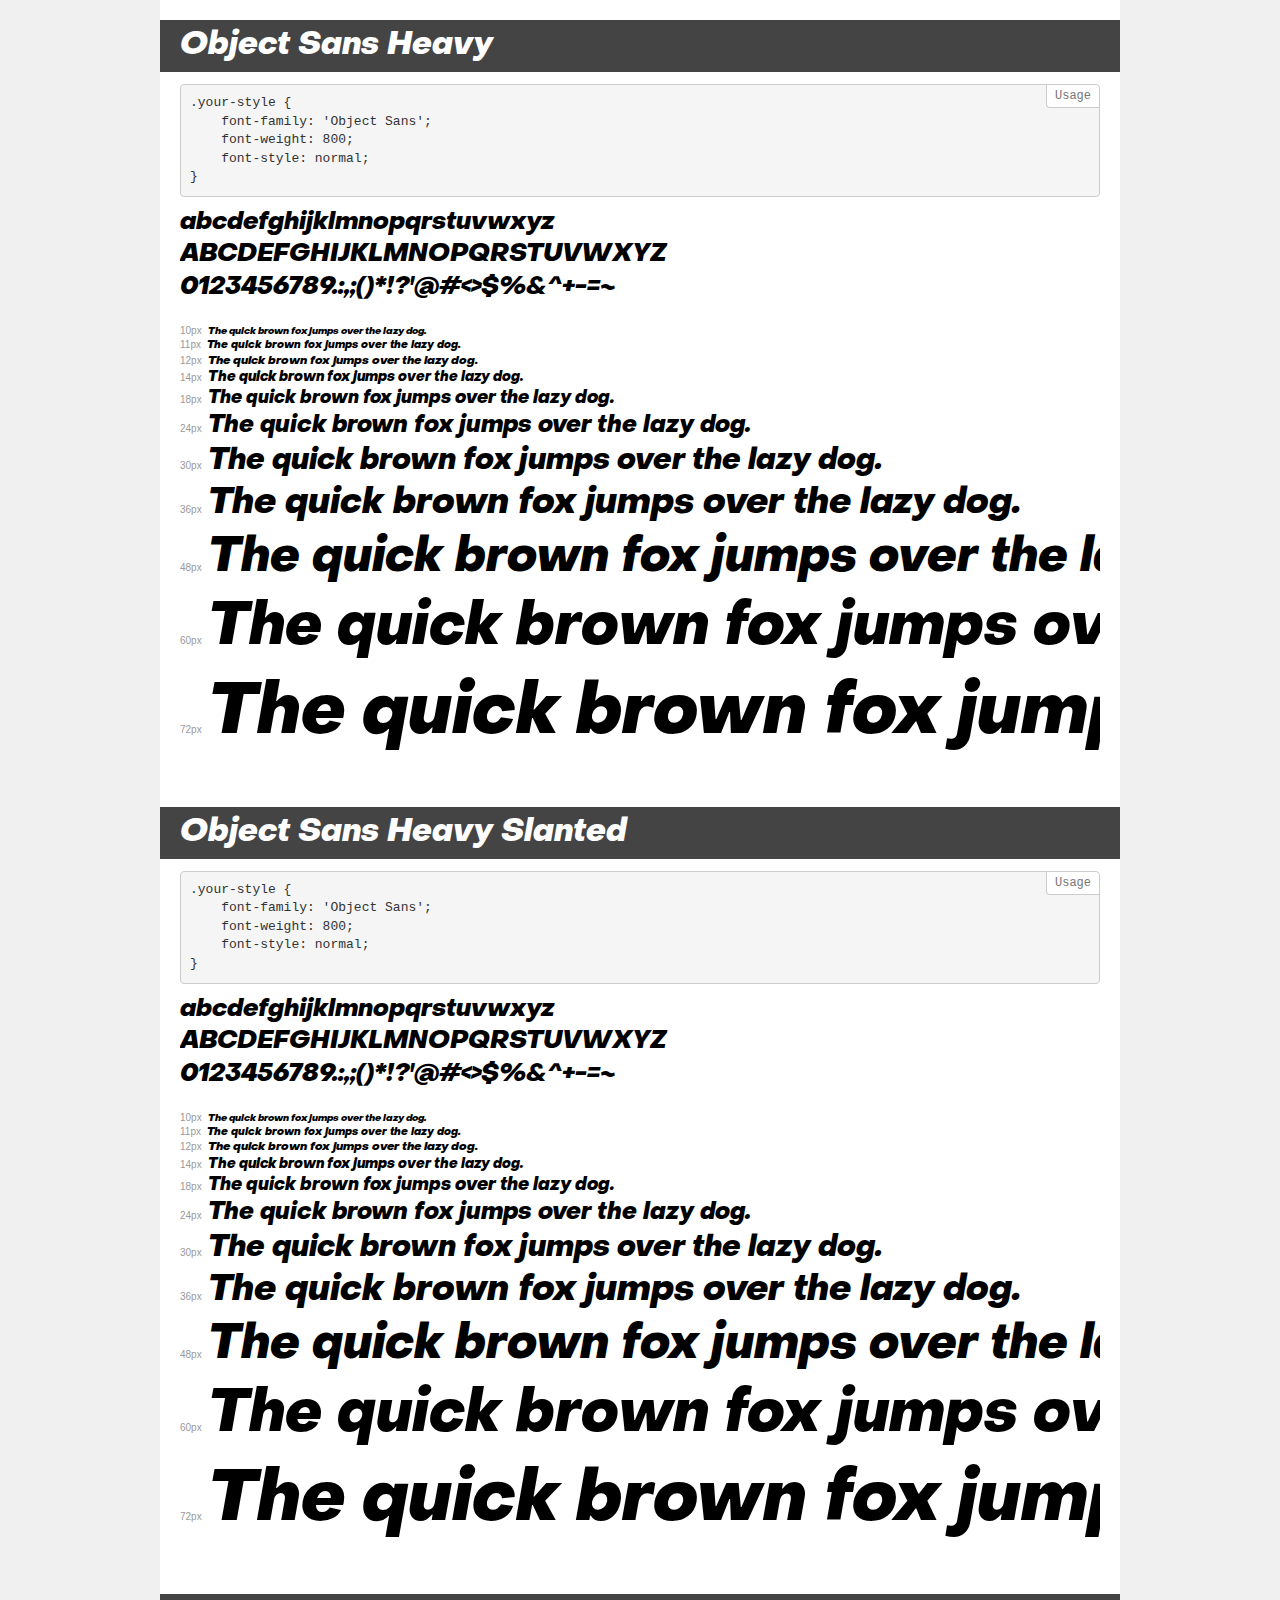
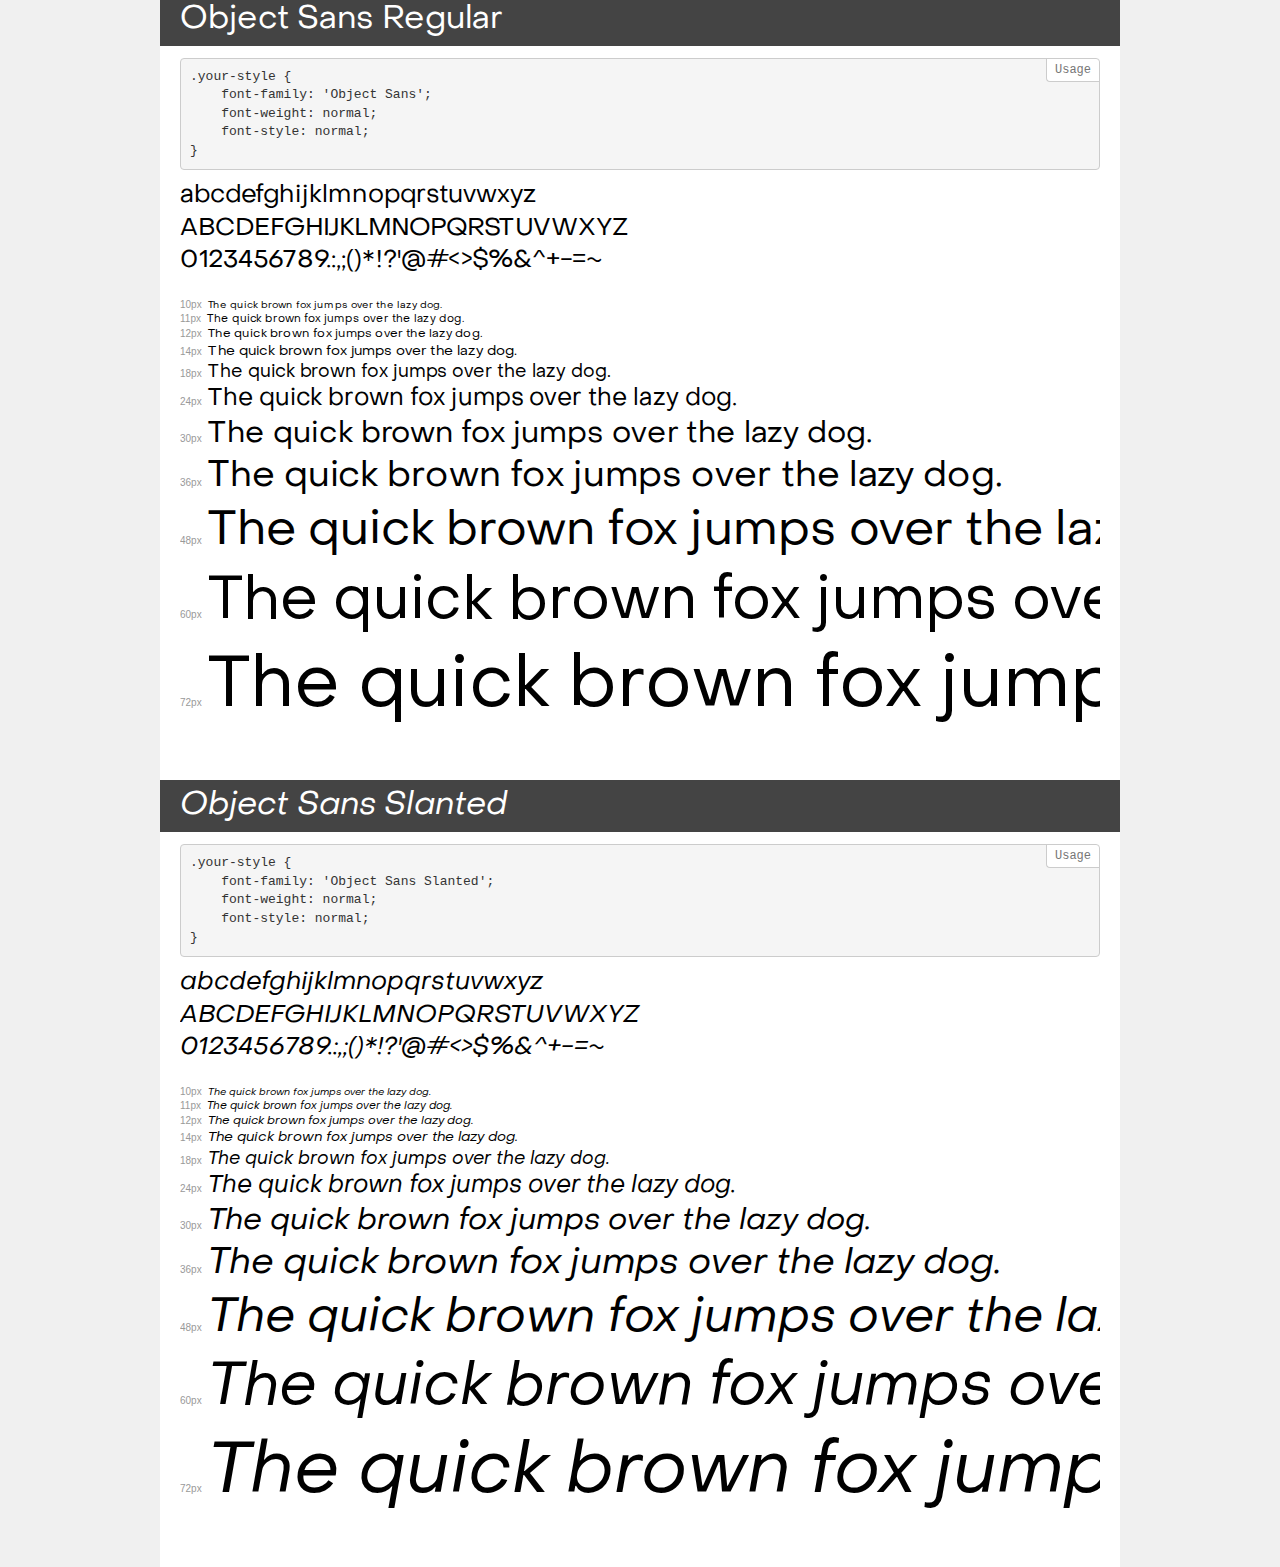
<file: demo.html>
<!DOCTYPE html>
<html lang="en">
<head>
    <meta charset="utf-8">
    <meta http-equiv="X-UA-Compatible" content="IE=edge">
    <meta name="viewport" content="width=device-width, initial-scale=1">
    <meta name="robots" content="noindex, noarchive">
    <meta name="format-detection" content="telephone=no">
    <title>Transfonter demo</title>
    <link href="stylesheet.css" rel="stylesheet">
    <style>
        /*
        http://meyerweb.com/eric/tools/css/reset/
        v2.0 | 20110126
        License: none (public domain)
        */
        html, body, div, span, applet, object, iframe,
        h1, h2, h3, h4, h5, h6, p, blockquote, pre,
        a, abbr, acronym, address, big, cite, code,
        del, dfn, em, img, ins, kbd, q, s, samp,
        small, strike, strong, sub, sup, tt, var,
        b, u, i, center,
        dl, dt, dd, ol, ul, li,
        fieldset, form, label, legend,
        table, caption, tbody, tfoot, thead, tr, th, td,
        article, aside, canvas, details, embed,
        figure, figcaption, footer, header, hgroup,
        menu, nav, output, ruby, section, summary,
        time, mark, audio, video {
            margin: 0;
            padding: 0;
            border: 0;
            font-size: 100%;
            font: inherit;
            vertical-align: baseline;
        }
        /* HTML5 display-role reset for older browsers */
        article, aside, details, figcaption, figure,
        footer, header, hgroup, menu, nav, section {
            display: block;
        }
        body {
            line-height: 1;
        }
        ol, ul {
            list-style: none;
        }
        blockquote, q {
            quotes: none;
        }
        blockquote:before, blockquote:after,
        q:before, q:after {
            content: '';
            content: none;
        }
        table {
            border-collapse: collapse;
            border-spacing: 0;
        }
        /* demo styles */
        body {
            background: #f0f0f0;
            color: #000;
        }
        .page {
            background: #fff;
            width: 920px;
            margin: 0 auto;
            padding: 20px 20px 0 20px;
            overflow: hidden;
        }
        .font-container {
            overflow-x: auto;
            overflow-y: hidden;
            margin-bottom: 40px;
            line-height: 1.3;
            white-space: nowrap;
            padding-bottom: 5px;
        }
        h1 {
            position: relative;
            background: #444;
            font-size: 32px;
            color: #fff;
            padding: 10px 20px;
            margin: 0 -20px 12px -20px;
        }
        .letters {
            font-size: 25px;
            margin-bottom: 20px;
        }
        .s10:before {
            content: '10px';
        }
        .s11:before {
            content: '11px';
        }
        .s12:before {
            content: '12px';
        }
        .s14:before {
            content: '14px';
        }
        .s18:before {
            content: '18px';
        }
        .s24:before {
            content: '24px';
        }
        .s30:before {
            content: '30px';
        }
        .s36:before {
            content: '36px';
        }
        .s48:before {
            content: '48px';
        }
        .s60:before {
            content: '60px';
        }
        .s72:before {
            content: '72px';
        }
        .s10:before, .s11:before, .s12:before, .s14:before,
        .s18:before, .s24:before, .s30:before, .s36:before,
        .s48:before, .s60:before, .s72:before {
            font-family: Arial, sans-serif;
            font-size: 10px;
            font-weight: normal;
            font-style: normal;
            color: #999;
            padding-right: 6px;
        }
        pre {
            display: block;
            position: relative;
            padding: 9px;
            margin: 0 0 10px;
            font-family: Monaco, Menlo, Consolas, "Courier New", monospace;
            font-size: 13px;
            line-height: 1.428571429;
            color: #333;
            font-weight: normal;
            font-style: normal;
            background-color: #f5f5f5;
            border: 1px solid #ccc;
            overflow-x: auto;
            border-radius: 4px;
        }
        pre:after {
            display: block;
            position: absolute;
            right: 0;
            top: 0;
            content: 'Usage';
            line-height: 1;
            padding: 5px 8px;
            font-size: 12px;
            color: #767676;
            background-color: #fff;
            border: 1px solid #ccc;
            border-right: none;
            border-top: none;
            border-radius: 0 4px 0 4px;
            z-index: 10;
        }
        /* responsive */
        @media (max-width: 959px) {
            .page {
                width: auto;
                margin: 0;
            }
        }
    </style>
</head>
<body>
<div class="page">
    <div class="demo">
        <h1 style="font-family: 'Object Sans'; font-weight: 800; font-style: normal;">Object Sans Heavy</h1>
        <pre>.your-style {
    font-family: 'Object Sans';
    font-weight: 800;
    font-style: normal;
}</pre>
        <div class="font-container" style="font-family: 'Object Sans'; font-weight: 800; font-style: normal;">
            <p class="letters">
                abcdefghijklmnopqrstuvwxyz<br>
ABCDEFGHIJKLMNOPQRSTUVWXYZ<br>
                0123456789.:,;()*!?'@#<>$%&^+-=~
            </p>
            <p class="s10" style="font-size: 10px;">The quick brown fox jumps over the lazy dog.</p>
            <p class="s11" style="font-size: 11px;">The quick brown fox jumps over the lazy dog.</p>
            <p class="s12" style="font-size: 12px;">The quick brown fox jumps over the lazy dog.</p>
            <p class="s14" style="font-size: 14px;">The quick brown fox jumps over the lazy dog.</p>
            <p class="s18" style="font-size: 18px;">The quick brown fox jumps over the lazy dog.</p>
            <p class="s24" style="font-size: 24px;">The quick brown fox jumps over the lazy dog.</p>
            <p class="s30" style="font-size: 30px;">The quick brown fox jumps over the lazy dog.</p>
            <p class="s36" style="font-size: 36px;">The quick brown fox jumps over the lazy dog.</p>
            <p class="s48" style="font-size: 48px;">The quick brown fox jumps over the lazy dog.</p>
            <p class="s60" style="font-size: 60px;">The quick brown fox jumps over the lazy dog.</p>
            <p class="s72" style="font-size: 72px;">The quick brown fox jumps over the lazy dog.</p>
        </div>
    </div>
    <div class="demo">
        <h1 style="font-family: 'Object Sans'; font-weight: 800; font-style: normal;">Object Sans Heavy Slanted</h1>
        <pre>.your-style {
    font-family: 'Object Sans';
    font-weight: 800;
    font-style: normal;
}</pre>
        <div class="font-container" style="font-family: 'Object Sans'; font-weight: 800; font-style: normal;">
            <p class="letters">
                abcdefghijklmnopqrstuvwxyz<br>
ABCDEFGHIJKLMNOPQRSTUVWXYZ<br>
                0123456789.:,;()*!?'@#<>$%&^+-=~
            </p>
            <p class="s10" style="font-size: 10px;">The quick brown fox jumps over the lazy dog.</p>
            <p class="s11" style="font-size: 11px;">The quick brown fox jumps over the lazy dog.</p>
            <p class="s12" style="font-size: 12px;">The quick brown fox jumps over the lazy dog.</p>
            <p class="s14" style="font-size: 14px;">The quick brown fox jumps over the lazy dog.</p>
            <p class="s18" style="font-size: 18px;">The quick brown fox jumps over the lazy dog.</p>
            <p class="s24" style="font-size: 24px;">The quick brown fox jumps over the lazy dog.</p>
            <p class="s30" style="font-size: 30px;">The quick brown fox jumps over the lazy dog.</p>
            <p class="s36" style="font-size: 36px;">The quick brown fox jumps over the lazy dog.</p>
            <p class="s48" style="font-size: 48px;">The quick brown fox jumps over the lazy dog.</p>
            <p class="s60" style="font-size: 60px;">The quick brown fox jumps over the lazy dog.</p>
            <p class="s72" style="font-size: 72px;">The quick brown fox jumps over the lazy dog.</p>
        </div>
    </div>
    <div class="demo">
        <h1 style="font-family: 'Object Sans'; font-weight: normal; font-style: normal;">Object Sans Regular</h1>
        <pre>.your-style {
    font-family: 'Object Sans';
    font-weight: normal;
    font-style: normal;
}</pre>
        <div class="font-container" style="font-family: 'Object Sans'; font-weight: normal; font-style: normal;">
            <p class="letters">
                abcdefghijklmnopqrstuvwxyz<br>
ABCDEFGHIJKLMNOPQRSTUVWXYZ<br>
                0123456789.:,;()*!?'@#<>$%&^+-=~
            </p>
            <p class="s10" style="font-size: 10px;">The quick brown fox jumps over the lazy dog.</p>
            <p class="s11" style="font-size: 11px;">The quick brown fox jumps over the lazy dog.</p>
            <p class="s12" style="font-size: 12px;">The quick brown fox jumps over the lazy dog.</p>
            <p class="s14" style="font-size: 14px;">The quick brown fox jumps over the lazy dog.</p>
            <p class="s18" style="font-size: 18px;">The quick brown fox jumps over the lazy dog.</p>
            <p class="s24" style="font-size: 24px;">The quick brown fox jumps over the lazy dog.</p>
            <p class="s30" style="font-size: 30px;">The quick brown fox jumps over the lazy dog.</p>
            <p class="s36" style="font-size: 36px;">The quick brown fox jumps over the lazy dog.</p>
            <p class="s48" style="font-size: 48px;">The quick brown fox jumps over the lazy dog.</p>
            <p class="s60" style="font-size: 60px;">The quick brown fox jumps over the lazy dog.</p>
            <p class="s72" style="font-size: 72px;">The quick brown fox jumps over the lazy dog.</p>
        </div>
    </div>
    <div class="demo">
        <h1 style="font-family: 'Object Sans Slanted'; font-weight: normal; font-style: normal;">Object Sans Slanted</h1>
        <pre>.your-style {
    font-family: 'Object Sans Slanted';
    font-weight: normal;
    font-style: normal;
}</pre>
        <div class="font-container" style="font-family: 'Object Sans Slanted'; font-weight: normal; font-style: normal;">
            <p class="letters">
                abcdefghijklmnopqrstuvwxyz<br>
ABCDEFGHIJKLMNOPQRSTUVWXYZ<br>
                0123456789.:,;()*!?'@#<>$%&^+-=~
            </p>
            <p class="s10" style="font-size: 10px;">The quick brown fox jumps over the lazy dog.</p>
            <p class="s11" style="font-size: 11px;">The quick brown fox jumps over the lazy dog.</p>
            <p class="s12" style="font-size: 12px;">The quick brown fox jumps over the lazy dog.</p>
            <p class="s14" style="font-size: 14px;">The quick brown fox jumps over the lazy dog.</p>
            <p class="s18" style="font-size: 18px;">The quick brown fox jumps over the lazy dog.</p>
            <p class="s24" style="font-size: 24px;">The quick brown fox jumps over the lazy dog.</p>
            <p class="s30" style="font-size: 30px;">The quick brown fox jumps over the lazy dog.</p>
            <p class="s36" style="font-size: 36px;">The quick brown fox jumps over the lazy dog.</p>
            <p class="s48" style="font-size: 48px;">The quick brown fox jumps over the lazy dog.</p>
            <p class="s60" style="font-size: 60px;">The quick brown fox jumps over the lazy dog.</p>
            <p class="s72" style="font-size: 72px;">The quick brown fox jumps over the lazy dog.</p>
        </div>
    </div>
</div>
</body>
</html>
</file>
<file: stylesheet.css>
@font-face {
    font-family: 'Object Sans';
    src: url('ObjectSans-Heavy.eot');
    src: url('ObjectSans-Heavy.eot?#iefix') format('embedded-opentype'),
        url('ObjectSans-Heavy.woff2') format('woff2'),
        url('ObjectSans-Heavy.woff') format('woff'),
        url('ObjectSans-Heavy.ttf') format('truetype');
    font-weight: 800;
    font-style: normal;
    font-display: swap;
}

@font-face {
    font-family: 'Object Sans';
    src: url('ObjectSans-HeavySlanted.eot');
    src: url('ObjectSans-HeavySlanted.eot?#iefix') format('embedded-opentype'),
        url('ObjectSans-HeavySlanted.woff2') format('woff2'),
        url('ObjectSans-HeavySlanted.woff') format('woff'),
        url('ObjectSans-HeavySlanted.ttf') format('truetype');
    font-weight: 800;
    font-style: normal;
    font-display: swap;
}

@font-face {
    font-family: 'Object Sans';
    src: url('ObjectSans-Regular.eot');
    src: url('ObjectSans-Regular.eot?#iefix') format('embedded-opentype'),
        url('ObjectSans-Regular.woff2') format('woff2'),
        url('ObjectSans-Regular.woff') format('woff'),
        url('ObjectSans-Regular.ttf') format('truetype');
    font-weight: normal;
    font-style: normal;
    font-display: swap;
}

@font-face {
    font-family: 'Object Sans Slanted';
    src: url('ObjectSans-Slanted.eot');
    src: url('ObjectSans-Slanted.eot?#iefix') format('embedded-opentype'),
        url('ObjectSans-Slanted.woff2') format('woff2'),
        url('ObjectSans-Slanted.woff') format('woff'),
        url('ObjectSans-Slanted.ttf') format('truetype');
    font-weight: normal;
    font-style: normal;
    font-display: swap;
}
</file>
